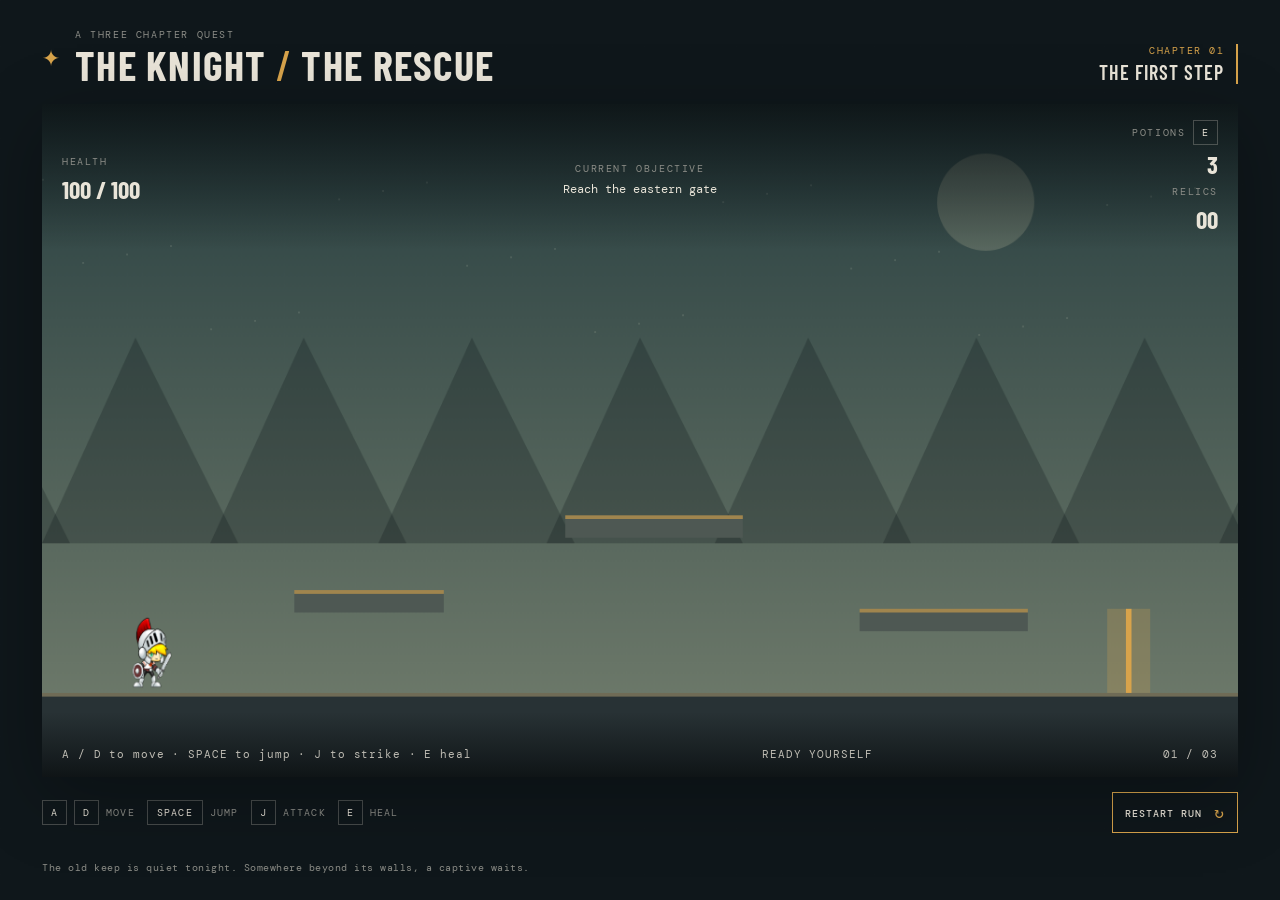
<file: The Knight/index.html>
<!doctype html>
<html lang="en">
<head>
  <meta charset="utf-8">
  <meta name="viewport" content="width=device-width, initial-scale=1">
  <title>The Knight | The Rescue</title>
  <link rel="preconnect" href="https://fonts.googleapis.com">
  <link rel="preconnect" href="https://fonts.gstatic.com" crossorigin>
  <link href="https://fonts.googleapis.com/css2?family=Barlow+Condensed:wght@500;600;700&family=DM+Mono:wght@400;500&display=swap" rel="stylesheet">
  <link rel="stylesheet" href="styles.css">
</head>
<body>
  <main class="shell">
    <header class="topbar">
      <div class="brand"><span class="brand-mark">✦</span><div><p class="eyebrow">A THREE CHAPTER QUEST</p><h1>THE KNIGHT <span>/</span> THE RESCUE</h1></div></div>
      <div class="chapter-readout"><span id="levelKicker">CHAPTER 01</span><strong id="levelName">THE FIRST STEP</strong></div>
    </header>

    <section class="game-wrap">
      <div class="hud hud-top">
        <div class="hud-group"><span class="label">HEALTH</span><strong id="health">100 / 100</strong></div>
        <div class="objective"><span class="label">CURRENT OBJECTIVE</span><strong id="objective">Reach the eastern gate</strong></div>
        <div class="hud-group right"><span class="label">POTIONS <span class="key">E</span></span><strong id="potions">3</strong><span class="label">RELICS</span><strong id="score">00</strong></div>
      </div>
      <canvas id="game" width="1280" height="720" aria-label="The Knight platform game"></canvas>
      <div class="hud hud-bottom"><span id="hint">A / D to move</span><span id="status">READY YOURSELF</span><span id="progress">01 / 03</span></div>
    </section>

    <section class="controls"><div><span class="key">A</span><span class="key">D</span> MOVE</div><div><span class="key wide">SPACE</span> JUMP</div><div><span class="key">J</span> ATTACK</div><div><span class="key">E</span> HEAL</div><button id="restart" type="button">RESTART RUN <span>↻</span></button></section>
    <p class="footer-note">The old keep is quiet tonight. Somewhere beyond its walls, a captive waits.</p>
  </main>
  <div class="modal hidden" id="modal"><div class="modal-card"><p class="eyebrow" id="modalKicker">THE QUEST CONTINUES</p><h2 id="modalTitle">A NEW CHAPTER</h2><p id="modalText">The road opens.</p><button id="modalButton" type="button">CONTINUE <span>→</span></button></div></div>
  <script src="game.js"></script>
</body>
</html>
</file>
<file: The Knight/styles.css>
:root {
  --ink: #15191d;
  --paper: #e9e4d8;
  --muted: #8c8d87;
  --line: rgba(233, 228, 216, .18);
  --signal: #d7a34b;
  --danger: #c85f4f;
  --night: #1d2b2c;
  --deep: #0f171b;
}
* { box-sizing: border-box; }
body { margin: 0; min-height: 100vh; background: var(--deep); color: var(--paper); font-family: 'DM Mono', monospace; }
body:before { content: ''; position: fixed; inset: 0; pointer-events: none; opacity: .18; background-image: linear-gradient(rgba(255,255,255,.03) 1px, transparent 1px), linear-gradient(90deg, rgba(255,255,255,.03) 1px, transparent 1px); background-size: 46px 46px; }
.shell { max-width: 1440px; margin: auto; padding: 28px 42px 24px; }
.topbar { display: flex; align-items: flex-end; justify-content: space-between; margin-bottom: 20px; }
.brand { display: flex; align-items: center; gap: 15px; }
.brand-mark { color: var(--signal); font-size: 30px; line-height: 1; }
.eyebrow, .label { margin: 0; font-size: 10px; letter-spacing: .16em; color: var(--muted); }
h1 { margin: 5px 0 0; font: 700 clamp(24px, 4vw, 42px)/.9 'Barlow Condensed', sans-serif; letter-spacing: .03em; }
h1 span { color: var(--signal); font-weight: 500; }
.chapter-readout { text-align: right; border-right: 2px solid var(--signal); padding-right: 12px; }
.chapter-readout span { display:block; color: var(--signal); font-size: 10px; letter-spacing: .15em; }
.chapter-readout strong { display:block; margin-top: 3px; font: 600 20px 'Barlow Condensed', sans-serif; letter-spacing: .05em; }
.game-wrap { position: relative; box-shadow: 0 20px 70px rgba(0,0,0,.28); }
canvas { display:block; width:100%; height:auto; aspect-ratio: 16/9; background:#202c2b; image-rendering: auto; }
.hud { position:absolute; z-index:2; left:0; right:0; display:flex; align-items:center; justify-content:space-between; padding: 16px 20px; pointer-events:none; background: linear-gradient(180deg, rgba(8,12,14,.78), transparent); }
.hud-top { top:0; }
.hud-bottom { bottom:0; padding-top: 35px; background: linear-gradient(0deg, rgba(8,12,14,.78), transparent); color: rgba(233,228,216,.8); font-size: 11px; letter-spacing:.08em; }
.hud-group { min-width: 150px; }.hud-group.right { text-align:right; }.hud-group strong { display:block; margin-top:4px; font: 700 25px 'Barlow Condensed', sans-serif; }.objective { text-align:center; }.objective strong { display:block; margin-top:4px; font-size:12px; font-weight:400; color:var(--paper); }
.hearts { display:flex; gap:4px; margin-top:8px; }.hearts i { width:24px; height:7px; background:var(--danger); display:block; transform:skew(-18deg); }.hearts i.off { background:#48413e; }
.controls { display:flex; align-items:center; gap: 12px; padding: 15px 0 0; color:var(--muted); font-size:10px; letter-spacing:.12em; }.controls > div { display:flex; align-items:center; gap:7px; }.key { display:inline-grid; place-items:center; min-width:25px; height:25px; padding:0 7px; border:1px solid rgba(233,228,216,.25); color:var(--paper); font-size:10px; }.key.wide { min-width:56px; }.controls button, .modal button { margin-left:auto; border:1px solid var(--signal); color:var(--paper); background:transparent; padding:9px 12px; font: 500 10px 'DM Mono', monospace; letter-spacing:.1em; cursor:pointer; }.controls button span, .modal button span { color:var(--signal); font-size:16px; vertical-align:-1px; margin-left:5px; }.controls button:hover, .modal button:hover { background:var(--signal); color:var(--ink); }.controls button:hover span { color:var(--ink); }.footer-note { color:var(--muted); font-size:10px; margin:28px 0 0; letter-spacing:.05em; }
.modal { position:fixed; inset:0; display:grid; place-items:center; background:rgba(8,12,14,.74); z-index:5; }.modal.hidden { display:none; }.modal-card { width:min(440px, calc(100% - 40px)); padding:38px; background:var(--paper); color:var(--ink); border-top:4px solid var(--signal); box-shadow:0 20px 90px rgba(0,0,0,.4); }.modal-card .eyebrow { color:#68706c; }.modal-card h2 { margin:8px 0 10px; font:700 44px/.9 'Barlow Condensed',sans-serif; }.modal-card p:not(.eyebrow) { color:#58615d; font-size:12px; line-height:1.7; }.modal button { margin:18px 0 0; color:var(--ink); border-color:var(--ink); }.modal button span { color:#a77220; }
@media (max-width: 700px) { .shell { padding:20px 14px; }.topbar { align-items:flex-start; }.chapter-readout { display:none; }.hud { padding-left:10px; padding-right:10px; }.hud-group { min-width:auto; }.objective { max-width:43%; }.hud-bottom { padding-bottom:10px; }.controls { flex-wrap:wrap; gap:10px; }.controls button { width:100%; margin-left:0; }.footer-note { line-height:1.6; } }
</file>
